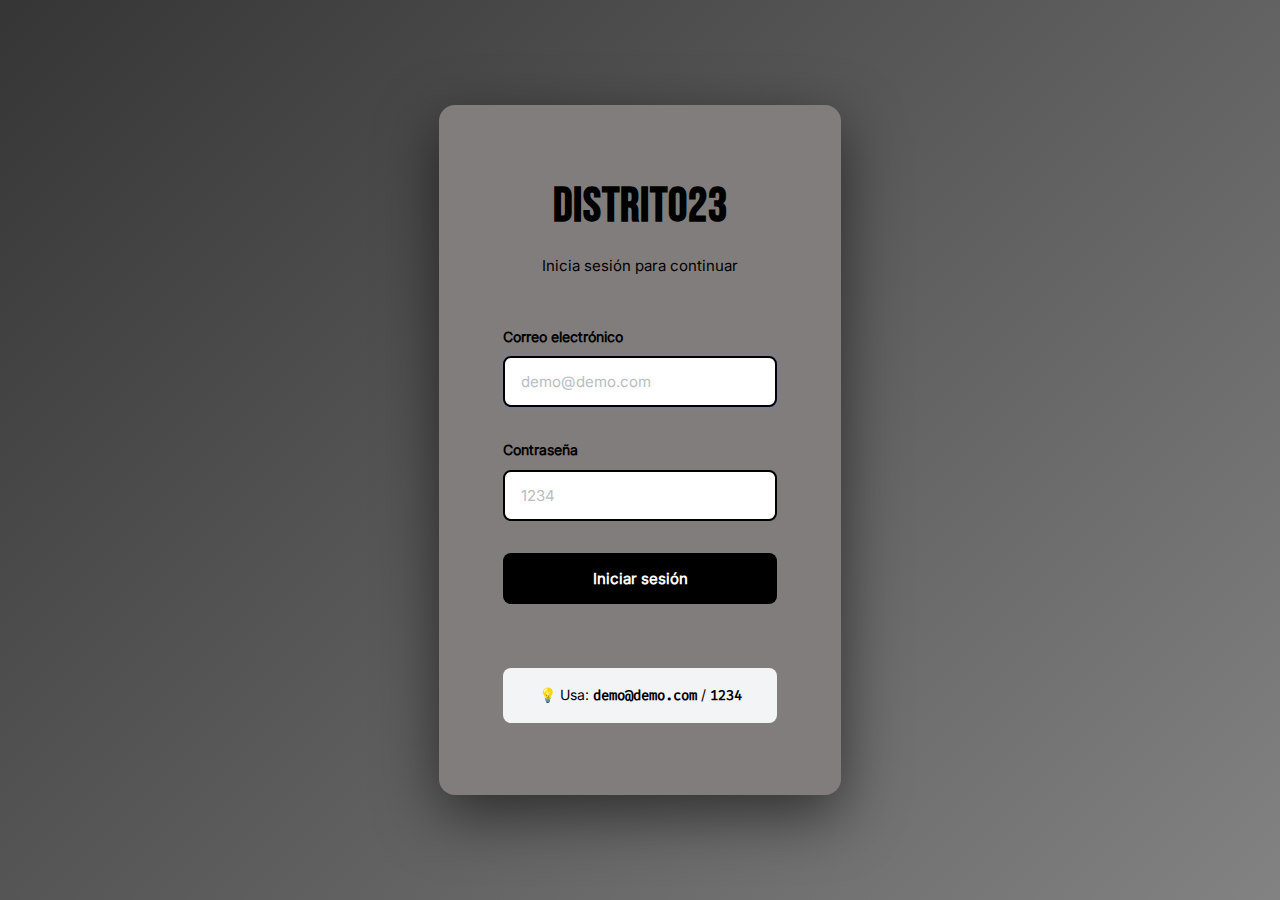
<file: src/pages/auth/login.html>
<!DOCTYPE html>
<html lang="es">
    <head>
        <meta charset="UTF-8">
        <meta name="viewport" content="width=device-width, initial-scale=1.0">
        <title>Login - Distrito23</title>
        <link rel="stylesheet" href="/src/styles/common-styles/global.css">
        <link rel="stylesheet" href="/src/styles/auth/login.css">
    </head>
    <body>
        <div class="login-container">
            <div class="login-card">
                <div class="login-header">
                    <h1>Distrito23</h1>
                    <p>Inicia sesión para continuar</p>
                </div>

                <form id="loginForm" class="login-form">
                    <div class="form-group">
                        <label for="email">Correo electrónico</label>
                        <input 
                            type="email" 
                            id="email" 
                            name="email" 
                            placeholder="demo@demo.com"
                            required
                            autocomplete="email"
                        >
                    </div>

                    <div class="form-group">
                        <label for="password">Contraseña</label>
                        <input 
                            type="password" 
                            id="password" 
                            name="password" 
                            placeholder="1234"
                            required
                            autocomplete="current-password"
                        >
                    </div>

                    <!-- Mensaje de error -->
                    <div id="errorMessage" class="error-message" style="display: none;">
                        <svg width="20" height="20" viewBox="0 0 20 20" fill="currentColor">
                            <path fill-rule="evenodd" d="M10 18a8 8 0 100-16 8 8 0 000 16zM8.707 7.293a1 1 0 00-1.414 1.414L8.586 10l-1.293 1.293a1 1 0 101.414 1.414L10 11.414l1.293 1.293a1 1 0 001.414-1.414L11.414 10l1.293-1.293a1 1 0 00-1.414-1.414L10 8.586 8.707 7.293z" clip-rule="evenodd"/>
                        </svg>
                        <span id="errorText"></span>
                    </div>

                    <button type="submit" class="login-button">
                        <span id="buttonText">Iniciar sesión</span>
                        <div id="buttonLoader" class="loader" style="display: none;"></div>
                    </button>

                    <!-- Mensaje de éxito -->
                    <div id="successMessage" class="success-message" style="display: none;">
                        <svg width="16" height="16" viewBox="0 0 16 16" fill="currentColor">
                        <path d="M13.854 3.646a.5.5 0 0 1 0 .708l-7 7a.5.5 0 0 1-.708 0l-3.5-3.5a.5.5 0 1 1 .708-.708L6.5 10.293l6.646-6.647a.5.5 0 0 1 .708 0z"/>
                        </svg>
                        <span id="successText"></span>
                    </div>

                    <div class="login-footer">
                        <p class="demo-hint">&#128161; Usa: <strong>demo@demo.com</strong> / <strong>1234</strong></p>
                    </div>
                </form>
            </div>
        </div>

        <script src="/src/js/login.js"></script>
    </body>
</html>
</file>
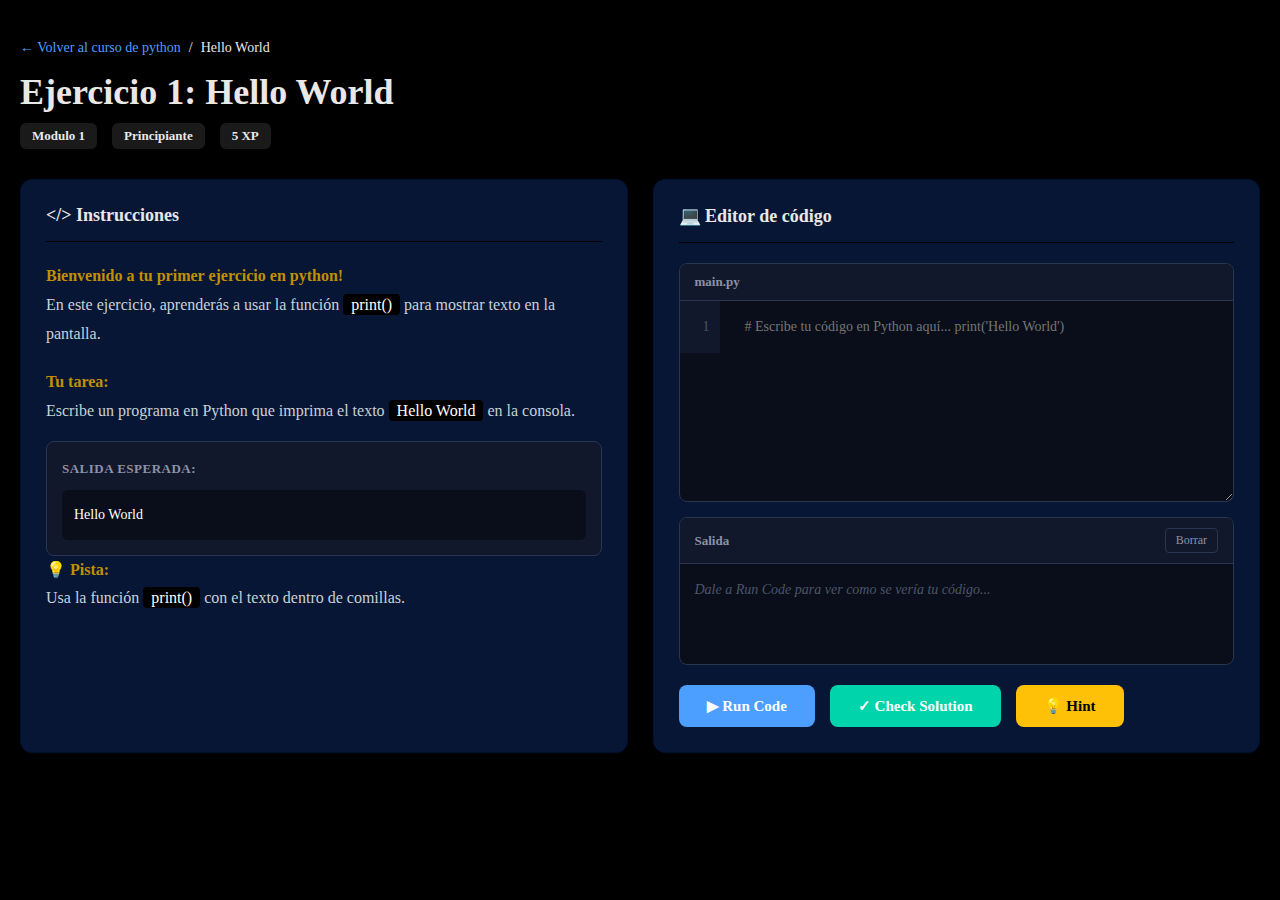
<file: src/pages/cursos/Python/ejercicios/hello-world-py.html>
<!DOCTYPE html>
<html lang="es">
    <head>
        <meta charset="UTF-8">
        <meta name="viewport" content="width=device-width, initial-scale=1.0">
        <link rel="stylesheet" href="/src/styles/python/terminal-py.css">
        <link rel="icon" href="/public/assets/img/logo/favicon.ico" type="image/x-icon">
        <title>Hello World - Python Exercise</title>
    </head>
    <body>
        <div class="exercise-container">
            <!-- Header -->
            <div class="exercise-header">
                <div class="breadcrumb">
                    <a href="/src/pages/cursos/Python/python.html">&larr; Volver al curso de python</a>
                    <span>/</span>
                    <span>Hello World</span>
                </div>
                <h1 class="exercise-title">Ejercicio 1: Hello World</h1>
                <div class="exercise-meta">
                    <span class="meta-badge">Modulo 1</span>
                    <span class="meta-badge">Principiante</span>
                    <span class="meta-badge">5 XP</span>
                </div>
            </div>

            <!-- Main Content -->
            <div class="exercise-content">
                <!-- Instructions Panel -->
                <div class="instruction-panel">
                    <h2 class="panel-header">&lt;/&gt; Instrucciones</h2>
                    <div class="instruction-text">
                        <p><strong>Bienvenido a tu primer ejercicio en python!</strong></p>
                        <p>En este ejercicio, aprenderás a usar la función <code>print()</code> para mostrar texto en la pantalla.</p>
                        <p><strong>Tu tarea:</strong></p>
                        <p>Escribe un programa en Python que imprima el texto <code>Hello World</code> en la consola.</p>

                        <div class="example-box">
                            <div class="example-title">Salida Esperada:</div>
                            <div class="example-code">Hello World</div>
                        </div>

                        <p><strong>💡 Pista:</strong></p>
                        <p>Usa la función <code>print()</code> con el texto dentro de comillas.</p>
                    </div>
                </div>

                <!-- Editor Panel -->
                <div class="editor-panel">
                    <h2 class="panel-header">💻 Editor de código</h2>
                    
                    <!-- Code Editor -->
                    <div class="code-editor">
                        <div class="editor-toolbar">
                            <span class="editor-title">main.py</span>
                        </div>
                        <div style="overflow: hidden;">
                            <div class="line-numbers" id="lineNumbers">0</div>
                            <textarea class="code-input" id="codeInput" placeholder="# Escribe tu código en Python aquí... print('Hello World')" spellcheck="false"></textarea>
                        </div>
                    </div>

                    <!-- Output Console -->
                    <div class="output-console">
                        <div class="console-header">
                            <span class="console-title">Salida</span>
                            <button class="clear-btn" onclick="clearConsole()">Borrar</button>
                        </div>
                        <div class="console-content" id="consoleOutput">
                            <div class="empty-console">Dale a Run Code para ver como se vería tu código...</div>
                        </div>
                    </div>

                    <!-- Action Buttons -->
                    <div class="action-buttons">
                        <button class="btn btn-run" onclick="runCode()">
                            ▶ Run Code
                        </button>
                        <button class="btn btn-check" onclick="checkSolution()">
                            ✓ Check Solution
                        </button>
                        <button class="btn btn-hint" onclick="showHint()">
                            💡 Hint
                        </button>
                    </div>
                </div>
            </div>
        </div>

        <!-- Result Modal -->
        <div class="result-modal" id="resultModal">
            <div class="modal-content" id="modalContent">
                <div class="modal-icon" id="modalIcon">🎉</div>
                <h2 class="modal-title" id="modalTitle">Success!</h2>
                <p class="modal-message" id="modalMessage">Great job! Your code is correct!</p>
                <div class="modal-buttons">
                    <button class="btn-modal btn-close" onclick="closeModal()">Close</button>
                    <button class="btn-modal btn-next" onclick="nextExercise()">No hay más por ahora rey →</button>
                </div>
            </div>
        </div>
        <script src="/src/js/py-excercyse.js"></script>
    </body>
</html>
</file>
<file: src/styles/auth/login.css>
/* ===== LOGIN PAGE STYLES ===== */

body {
    margin: 0;
    padding: 0;
    font-family: var(--font-sans);
    background: linear-gradient(135deg, #000000ca 0%, #494949af 100%);
    min-height: 100vh;
    display: flex;
    align-items: center;
    justify-content: center;
}

.login-container {
    width: 100%;
    max-width: 450px;
    padding: var(--spacing-md);
}

.login-card {
    background: rgb(130, 125, 125);
    border-radius: var(--radius-xl);
    box-shadow: 0 20px 60px rgba(0, 0, 0, 0.548);
    padding: var(--spacing-2xl);
    animation: slideIn 0.5s ease;
}

@keyframes slideIn {
    from {
        opacity: 0;
        transform: translateY(30px);
    }
    to {
        opacity: 1;
        transform: translateY(0);
    }
}

.login-header {
    text-align: center;
    margin-bottom: var(--spacing-xl);
}

.login-header h1 {
    font-family: var(--font-display);
    font-size: var(--font-size-3xl);
    color: #000000;
    margin-bottom: var(--spacing-xs);
    letter-spacing: 1px;
}

.login-header p {
    color: #000000;
    font-size: var(--font-size-base);
}

.login-form {
    display: flex;
    flex-direction: column;
    gap: var(--spacing-lg);
}

.form-group {
    display: flex;
    flex-direction: column;
    gap: var(--spacing-xs);
}

.form-group label {
    font-size: var(--font-size-sm);
    font-weight: 600;
    color: #000000;
}

.form-group input {
    padding: 14px 16px;
    font-size: var(--font-size-base);
    border: 2px solid #000000;
    border-radius: var(--radius-md);
    transition: all 0.3s ease;
    font-family: var(--font-sans);
}

.form-group input:focus {
    outline: none;
    border-color: #000000;
    box-shadow: 0 0 0 3px rgba(102, 126, 234, 0.1);
}

.form-group input::placeholder {
    color: #babdc2;
}

/* Mensaje de error */
.error-message {
    display: flex;
    align-items: center;
    gap: var(--spacing-xs);
    padding: 12px 16px;
    background: #ffffff;
    border: 1px solid #ff0000;
    border-radius: var(--radius-md);
    color: #000000;
    font-size: var(--font-size-sm);
    animation: shake 0.5s ease;
}

@keyframes shake {
    0%, 100% { transform: translateX(0); }
    25% { transform: translateX(-10px); }
    75% { transform: translateX(10px); }
}

/*Mensaje de acierto*/
.success-message{
    display: flex;
    align-items: center;
    gap: var(--spacing-xs);
    padding: 12px 16px;
    background: #fef2f2;
    border: 1px solid #09ff00;
    border-radius: var(--radius-md);
    color: #000000;
    font-size: var(--font-size-sm);
    animation: shake 0.5s ease;
}

@keyframes fadeIn {
    from {
        opacity: 0;
        transform: translateY(-10px);
    }
    to {
        opacity: 1;
        transform: translateY(0);
    }
}

.error-message svg {
    flex-shrink: 0;
}

/* Botón de login */
.login-button {
    padding: 16px;
    background: #000000;
    color: white;
    font-size: var(--font-size-base);
    font-weight: 700;
    border: none;
    border-radius: var(--radius-md);
    cursor: pointer;
    transition: all 0.3s ease;
    position: relative;
    overflow: hidden;
}

.login-button:hover {
    transform: translateY(-2px);
    box-shadow: 0 10px 20px rgba(255, 255, 255, 0.3);
}

.login-button:active {
    transform: translateY(0);
}

.login-button:disabled {
    opacity: 0.6;
    cursor: not-allowed;
    transform: none;
}

/* Loader del botón */
.loader {
    border: 3px solid rgba(255, 255, 255, 0.3);
    border-top: 3px solid rgb(255, 0, 0);
    border-radius: 50%;
    width: 20px;
    height: 20px;
    animation: spin 1.5s linear infinite;
    margin: 0 auto;
}

@keyframes spin {
    0% { transform: rotate(0deg); }
    100% { transform: rotate(360deg); }
}

/* Footer del login */
.login-footer {
    text-align: center;
    margin-top: var(--spacing-md);
}

.login-footer p {
    font-size: var(--font-size-sm);
    color: #000000;
    margin: var(--spacing-xs) 0;
}

.demo-hint {
    background: #f3f4f6;
    padding: var(--spacing-sm);
    border-radius: var(--radius-md);
    margin-top: var(--spacing-md);
}

.demo-hint strong {
    color: #000000;
    font-family: var(--font-mono);
}

/* Responsive */
@media (max-width: 768px) {
    .login-card {
        padding: var(--spacing-xl);
    }

    .login-header h1 {
        font-size: var(--font-size-2xl);
    }

    .form-group input {
        padding: 12px 14px;
    }

    .login-button {
        padding: 14px;
    }
}
</file>
<file: src/styles/python/terminal-py.css>
* {
            margin: 0;
            padding: 0;
            box-sizing: border-box;
            font-family: var(--font-mono);
        }

        body {
            font-family: var(--font-mono);
            background: #000000;
            color: #e9e7e7;
            min-height: 100vh;
        }

        .exercise-container {
            max-width: 1400px;
            margin: 0 auto;
            padding: 40px 20px;
        }

        .exercise-header {
            margin-bottom: 30px;
        }

        .breadcrumb {
            display: flex;
            align-items: center;
            gap: 8px;
            color: #e9e7e7;
            font-size: 14px;
            margin-bottom: 15px;
        }

        .breadcrumb a {
            color: #4d9fff;
            text-decoration: none;
        }

        .breadcrumb a:hover {
            text-decoration: underline;
        }

        .exercise-title {
            font-size: 36px;
            font-weight: 700;
            margin-bottom: 10px;
        }

        .exercise-meta {
            display: flex;
            gap: 15px;
            align-items: center;
        }

        .meta-badge {
            background: rgba(255, 255, 255, 0.1);
            color: #e9e7e7;
            padding: 5px 12px;
            border-radius: 6px;
            font-size: 13px;
            font-weight: 600;
        }

        .exercise-content {
            display: grid;
            grid-template-columns: 1fr 1fr;
            gap: 25px;
            margin-bottom: 30px;
        }

        .instruction-panel,
        .editor-panel {
            background: #071634;
            border: 1px solid #001233;
            border-radius: 12px;
            padding: 25px;
        }

        .panel-header {
            font-size: 18px;
            font-weight: 600;
            margin-bottom: 20px;
            padding-bottom: 15px;
            border-bottom: 1px solid rgb(0, 0, 0);
        }

        .instruction-text {
            line-height: 1.8;
            color: #c9d1d9;
            margin-bottom: 20px;
        }

        .instruction-text p:nth-child(3) {
            margin-top: 20px;
        }

        .instruction-text strong {
            color: #c09001;
        }

        .instruction-text code {
            background: #000000;
            padding: 2px 8px;
            border-radius: 4px;
            font-family: var(--font-mono);
            color: #ffffff;
        }

        .example-box {
            background: #12182b;
            border: 1px solid #2a3550;
            border-radius: 8px;
            padding: 15px;
            margin-top: 15px;
        }

        .example-title {
            color: #8b92a7;
            font-size: 13px;
            margin-bottom: 10px;
            font-weight: 600;
            text-transform: uppercase;
            letter-spacing: 0.5px;
        }

        .example-code {
            background: #0a0e1a;
            padding: 12px;
            border-radius: 6px;
            font-family: var(--font-mono);
            color: #ffffff;
            font-size: 14px;
        }

        .code-editor {
            background: #0a0e1a;
            border: 1px solid #2a3550;
            border-radius: 8px;
            overflow: hidden;
            margin-bottom: 15px;
        }

        .editor-toolbar {
            background: #12182b;
            padding: 10px 15px;
            border-bottom: 1px solid #2a3550;
            display: flex;
            justify-content: space-between;
            align-items: center;
        }

        .editor-title {
            font-size: 13px;
            color: #8b92a7;
            font-weight: 600;
        }

        .line-numbers {
            float: left;
            background: #12182b;
            padding: 15px 10px;
            color: #4a5568;
            font-family: var(--font-mono);
            font-size: 14px;
            line-height: 1.6;
            user-select: none;
            text-align: right;
            min-width: 40px;
        }

        .code-input {
            display: block;
            width: calc(100% - 50px);
            margin-left: 50px;
            min-height: 200px;
            background: transparent;
            border: none;
            color: #c9d1d9;
            font-family: var(--font-mono);
            font-size: 14px;
            padding: 15px;
            resize: vertical;
            outline: none;
            line-height: 1.6;
        }

        .output-console {
            background: #0a0e1a;
            border: 1px solid #2a3550;
            border-radius: 8px;
            overflow: hidden;
        }

        .console-header {
            background: #12182b;
            padding: 10px 15px;
            border-bottom: 1px solid #2a3550;
            display: flex;
            justify-content: space-between;
            align-items: center;
        }

        .console-title {
            font-size: 13px;
            color: #8b92a7;
            font-weight: 600;
        }

        .clear-btn {
            background: transparent;
            border: 1px solid #2a3550;
            color: #8b92a7;
            padding: 4px 10px;
            border-radius: 4px;
            cursor: pointer;
            font-size: 12px;
            transition: all 0.2s;
        }

        .clear-btn:hover {
            border-color: #4d9fff;
            color: #4d9fff;
        }

        .console-content {
            padding: 15px;
            min-height: 100px;
            max-height: 200px;
            overflow-y: auto;
            font-family: var(--font-mono);
            font-size: 14px;
            line-height: 1.6;
        }

        .console-line {
            margin-bottom: 5px;
        }

        .console-line.output {
            color: #00d4aa;
        }

        .console-line.error {
            color: #ff6b6b;
        }

        .console-line.success {
            color: #51cf66;
        }

        .console-line.info {
            color: #4d9fff;
        }

        .empty-console {
            color: #4a5568;
            font-style: italic;
        }

        .action-buttons {
            display: flex;
            gap: 15px;
        }

        .btn {
            padding: 12px 28px;
            border-radius: 8px;
            border: none;
            font-weight: 600;
            font-size: 15px;
            cursor: pointer;
            transition: all 0.3s ease;
            display: flex;
            align-items: center;
            gap: 8px;
        }

        .btn-run {
            background: #4d9fff;
            color: white;
        }

        .btn-run:hover {
            background: #3d8fef;
            transform: translateY(-2px);
            box-shadow: 0 4px 12px rgba(77, 159, 255, 0.4);
        }

        .btn-check {
            background: #00d4aa;
            color: white;
        }

        .btn-check:hover {
            background: #00c49a;
            transform: translateY(-2px);
            box-shadow: 0 4px 12px rgba(0, 212, 170, 0.4);
        }

        .btn-hint {
            background: #ffc107;
            color: #000;
        }

        .btn-hint:hover {
            background: #ffb300;
            transform: translateY(-2px);
        }

        .btn:disabled {
            opacity: 0.5;
            cursor: not-allowed;
        }

        .btn:disabled:hover {
            transform: none;
            box-shadow: none;
        }

        .btn-check,
        .btn-hint,
        .btn-run{
            margin-top: 20px;
        }

        .result-modal {
            display: none;
            position: fixed;
            top: 0;
            left: 0;
            right: 0;
            bottom: 0;
            background: rgba(0, 0, 0, 0.8);
            z-index: 1000;
            align-items: center;
            justify-content: center;
        }

        .result-modal.active {
            display: flex;
        }

        .modal-content {
            background: #1a2238;
            border: 2px solid;
            border-radius: 16px;
            padding: 40px;
            max-width: 500px;
            text-align: center;
            animation: modalPop 0.3s ease;
        }

        @keyframes modalPop {
            from {
                transform: scale(0.8);
                opacity: 0;
            }
            to {
                transform: scale(1);
                opacity: 1;
            }
        }

        .modal-content.success {
            border-color: #00d4aa;
        }

        .modal-content.error {
            border-color: #ff6b6b;
        }

        .modal-icon {
            font-size: 60px;
            margin-bottom: 20px;
        }

        .modal-title {
            font-size: 28px;
            font-weight: 700;
            margin-bottom: 15px;
        }

        .modal-content.success .modal-title {
            color: #00d4aa;
        }

        .modal-content.error .modal-title {
            color: #ff6b6b;
        }

        .modal-message {
            color: #c9d1d9;
            margin-bottom: 25px;
            line-height: 1.6;
        }

        .modal-buttons {
            display: flex;
            gap: 15px;
            justify-content: center;
        }

        .btn-modal {
            padding: 12px 24px;
            border-radius: 8px;
            border: none;
            font-weight: 600;
            cursor: pointer;
            transition: all 0.3s ease;
        }

        .btn-close {
            background: #2a3550;
            color: white;
        }

        .btn-close:hover {
            background: #3a4560;
        }

        .btn-next {
            background: #4d9fff;
            color: white;
        }

        .btn-next:hover {
            background: #3d8fef;
        }

        @media (max-width: 1024px) {
            .exercise-content {
                grid-template-columns: 1fr;
            }
        }

        @media (max-width: 768px) {
            .exercise-title {
                font-size: 28px;
            }

            .action-buttons {
                flex-direction: column;
            }

            .btn {
                width: 100%;
                justify-content: center;
            }
        }
</file>
<file: src/styles/common-styles/global.css>
/* ===== RESET Y ESTILOS GLOBALES ===== */
@import url('header.css');
@import url('footer.css');
@import url('resources.css');

* {
    margin: 0;
    padding: 0;
    box-sizing: border-box;
}

/*Fuentes */
@font-face {
    font-family: 'Fira Code';
    src: url('/public/assets/fonts/FiraCode/FiraCode-VariableFont_wght.ttf') format('truetype');
    font-weight: 400;
    font-style: normal;
    font-display: swap;
}

@font-face {
    font-family: 'Bebas Neue';
    src: url('/public/assets/fonts/BebasNeue/BebasNeue-Regular.ttf') format('truetype');
    font-weight: 400;
    font-style: normal;
    font-display: swap;
}

@font-face {
    font-family: 'Inter';
    src: url('/public/assets/fonts/Inter/Inter-VariableFont_opsz\,wght.ttf') format('truetype');
    font-weight: 400;
    font-style: normal;
    font-display: swap;
}

@font-face {
    font-family: 'Marriweather';
    src: url('/public/assets/fonts/Merriweather/Merriweather-VariableFont_opsz\,wdth\,wght.ttf') format('truetype');
    font-weight: 400;
    font-style: normal;
    font-display: swap;
}


:root {
    /*Estilos header*/
    --color-header-bg: #ced4da;
    --color-header-login:#ffffff;
    --color-back-links:rgba(0, 0, 0, 0.507);
    --color-hover-header: #000000;
    /*Estilos main*/
    --color-bg: #ffffff;
    --color-languages: #ced4da;
    --color-caracteristicas: #e9ecef;
    --img-background-main: url('/public/assets/img/fondos/Clouds-lightmode.png');
    --gradient-op: linear-gradient(135deg, #b4b2b2 0%, #7ab195 100%);
    /*Estilos footer*/
    --color-border: rgba(87, 80, 80, 0.08);
    --color-footer-bg: #F2F2F2;
    --text-footer: #737579;
    --color-links-footer: #000000;
    --footer-link-hover: #000000;
    
    /*Estilos generales*/
    --color-tittle:#000000;
    --color-text: #000000;
    --color-efecto: #070707;
    --text-shadow: 0 2px 4px rgba(168, 166, 166, 0.952);
    --color-hover: rgba(0, 0, 0, 0.541);
    --img-filter: none;

     /*Estilos para cursos*/
    --img-background-curso: url('/public/assets/cursos/python/course-python-background.jpg');
    --color-borders:#000000;
    --color-hovers:#5b5a5a;
    --color-subapartado:#dcdcdc;
    --color-buttons:#ffffff;
    --color-bars:#555454;
    --progress-fill:linear-gradient(90deg, #ffffffa0 0%, #00000052 100%);

    /* Espaciado */
    --spacing-xs: 8px;
    --spacing-sm: 16px;
    --spacing-md: 24px;
    --spacing-lg: 32px;
    --spacing-xl: 48px;
    --spacing-2xl: 64px;
    --spacing-3xl: 96px;
    
    /* Tipografía */
    --font-sans: 'Inter', serif;
    --font-mono: 'Fira Code', monospace;
    --font-display: 'Bebas Neue', sans-serif;
    --font-condensed: 'Merriweather', serif;
    --font-size-xs: 13px;
    --font-size-sm: 14px;
    --font-size-base: 15px;
    --font-size-lg: 18px;
    --font-size-xl: 24px;
    --font-size-2xl: 32px;
    --font-size-3xl: 48px;
    
    /* Bordes */
    --radius-sm: 6px;
    --radius-md: 8px;
    --radius-lg: 12px;
    --radius-xl: 16px;
    
    /* Sombras */
    --shadow-sm: 0 1px 3px rgba(0, 0, 0, 0.1);
    --shadow-md: 0 4px 6px rgba(0, 0, 0, 0.07);
    --shadow-lg: 0 10px 25px rgba(0, 0, 0, 0.1);
}

[data-theme="dark"] {
    /*ModoOscuro*/
    /*Estilos header*/
    --color-header-bg: #303030;
    --color-header-login:#ffffff;
    --color-back-links:rgba(0, 0, 0, 0.507);
    --color-hover-header: #ffffff;
    /*Estilos main*/
    --color-bg: #000000;
    --color-languages: #232323;
    --color-caracteristicas: #454647;
    --img-background-main: url('/public/assets/img/fondos/Clouds-darkmode.png');
    --gradient-op: linear-gradient(135deg, #ffffff7c 0%, #00000063 100%);
    /*Estilos footer*/
    --color-border: rgba(87, 80, 80, 0.08);
    --color-footer-bg: #303030;
    --text-footer: #a8a9ac;
    --color-links-footer: #ffffff;
    --footer-link-hover: #000000;
    
    /*Estilos generales*/
    --color-tittle:#ffffff;
    --color-text: #ffffff;
    --color-efecto: #070707;
    --text-shadow: 0 2px 4px rgba(168, 166, 166, 0.952);
    --color-hover: rgba(0, 0, 0, 0.541);
    --img-filter: none; 

    /*Estilos para cursos*/
    --img-background-curso: url('/public/assets/cursos/python/curse-python-darkmode.png');
    --color-borders:#8c8c8c;
    --color-hovers:#5b5a5a;
    --color-subapartado:#000000;
    --color-buttons:#ffffff;
    --color-bars:#555454;
    --progress-fill:linear-gradient(90deg, #ffffffa0 0%, #00000052 100%);
}

body {
    font-family: var(--font-sans);
    color: var(--color-text);
    background-color: var(--color-bg);
    line-height: 1.6;
    -webkit-font-smoothing: antialiased;
    -moz-osx-font-smoothing: grayscale;
    overflow-x: hidden;
}

.div-body {
    min-height: 100vh;
    display: flex;
    flex-direction: column;
}

main {
    flex: 1;
    padding-top: 80px; 
}

/* Estilos de botones globales */
button {
    font-family: var(--font-sans);
    cursor: pointer;
    border: none;
    outline: none;
    transition: all 0.2s ease;
}

button:active {
    transform: scale(0.98);
}

a {
    text-decoration: none;
    color: inherit;
    transition: all 0.2s ease;
}

ul {
    list-style: none;
}

img {
    max-width: 100%;
    height: auto;
    display: block;
}

/* Utilidades */
.container {
    max-width: 1280px;
    margin: 0 auto;
    padding: 0 var(--spacing-md);
}

/* Scrollbar personalizada */
::-webkit-scrollbar {
    width: 10px;
}

::-webkit-scrollbar-track {
    background: var(--color-bg-secondary);
}

::-webkit-scrollbar-thumb {
    background: #cbd5e0;
    border-radius: 5px;
}

::-webkit-scrollbar-thumb:hover {
    background: #a0aec0;
}

/* Responsive */
@media (max-width: 768px) {
    :root {
        --font-size-3xl: 36px;
        --font-size-2xl: 28px;
        --spacing-3xl: 64px;
        --spacing-2xl: 48px;
    }
    
    main {
        padding-top: 70px;
    }
}
</file>
